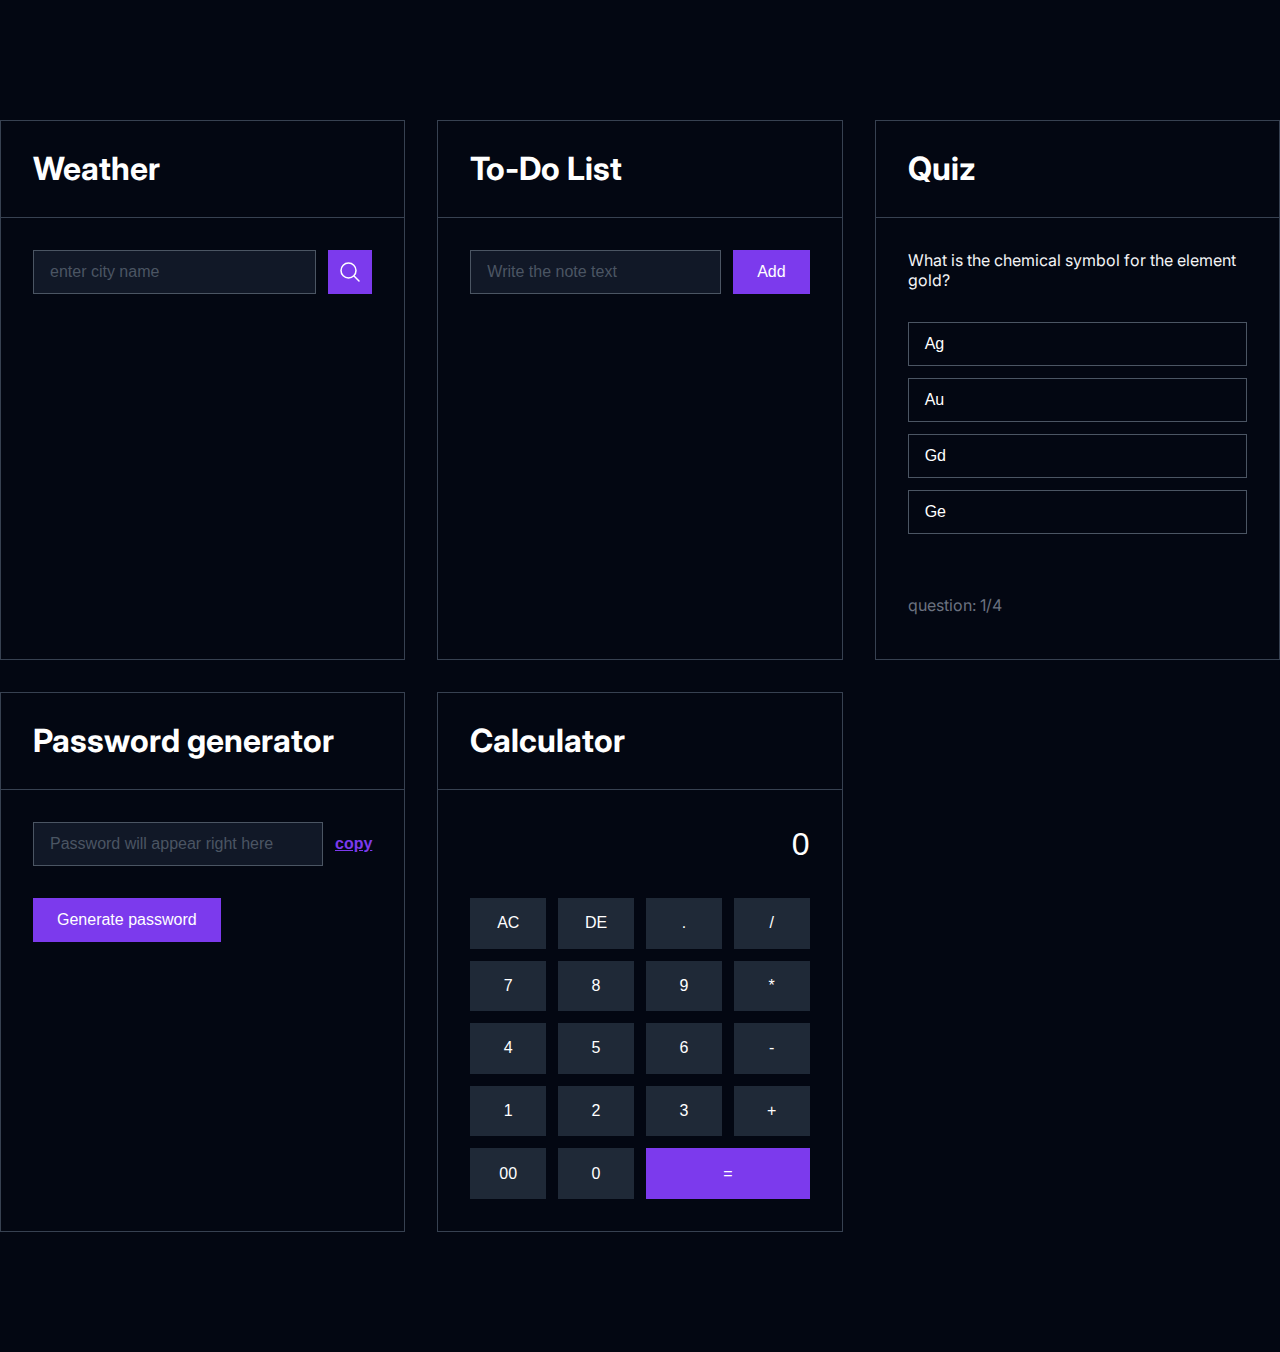
<file: index.html>
<!DOCTYPE html>
<html lang="en">

<head>
	<meta charset="UTF-8">
	<meta name="viewport" content="width=device-width, initial-scale=1.0">

	<link rel="stylesheet" href="css/cross-style.css">
	</link>
	<link rel="stylesheet" href="css/global-variables.css">
	</link>
	<link rel="stylesheet" href="css/prefab.css">
	</link>
	<link rel="stylesheet" href="css/quiz-style.css">
	</link>
	<link rel="stylesheet" href="css/toDoList-style.css">
	</link>
	<link rel="stylesheet" href="css/weather-style.css">
	</link>
	<link rel="stylesheet" href="css/passwordGenerator.css">
	<link>
	<link rel="stylesheet" href="css/calculator-style.css">
	<link>
	</head>
	<title>Document</title>
</head>

<body>

	<div class="main-container">
		<div class="main-grid">
			<!----------------------------->
			<!---------- WEATHER ---------->
			<!----------------------------->
			<div class="widget-wrapper">
				<div class="heading-wrapper">
					<h2>Weather</h2>
				</div>
				<div class="content-wrapper">
					<div class="input-wrapper">
						<input type="text" class="input-std" id="id-city-input" placeholder="enter city name"
							spellcheck="false">
						<button class="btn-std search-btn" id="id-city-search-btn">
							<svg class="hero-icon" xmlns="http://www.w3.org/2000/svg" fill="none" stroke-width="1.5"
								stroke="currentColor">
								<path stroke-linecap="round" stroke-linejoin="round"
									d="m21 21-5.197-5.197m0 0A7.5 7.5 0 1 0 5.196 5.196a7.5 7.5 0 0 0 10.607 10.607Z" />
							</svg>
						</button>
					</div>

					<div class="error-wrapper" id="id-weather-error">
						<p class="error-message">invalid city name</p>
					</div>

					<div class="weather-info-wrapper" id="id-weather-info">

						<div class="left-weather-split"> <!-- LEFT SPLIT -->
							<img class="weather-icon" id="id-weather-icon">
							<h2 class="weather-city" id="id-city">New York</h2>
						</div>

						<div class="right-weather-split"> <!-- RIGHT SPLIT -->
							<h1 class="temperature-value" id="id-tempreature-value">22°C</h1>

							<div class="weather-data-wrapper">
								<div class="weather-label-wrapper">
									<svg width="24px" height="24px" viewBox="0 0 32 32" fill="none"
										xmlns="http://www.w3.org/2000/svg">
										<path fill-rule="evenodd" clip-rule="evenodd"
											d="M23 20.3638C23 23.1811 20.1867 26 16 26C11.8133 26 9 23.1811 9 20.3638C9 17.4416 10.9006 13.8024 13.1345 10.6343C14.1442 9.20239 15.1575 7.95509 15.95 7.03368C16.7575 8.02709 17.8053 9.37938 18.8493 10.9055C19.9378 12.4967 20.9966 14.2398 21.7767 15.9363C22.5711 17.6638 23 19.1806 23 20.3638ZM7 20.3638C7 14.927 12.1312 8.37097 14.6448 5.48563C15.4601 4.5497 16 4 16 4C16 4 16.5172 4.57177 17.3037 5.52955C19.7979 8.56699 25 15.4867 25 20.3638C25 24.5812 20.9706 28 16 28C11.0294 28 7 24.5812 7 20.3638ZM11.4983 17H13.6499C13.2451 17.9239 13 18.8001 13 19.5455C13 20.6901 14.1196 22 16 22V24C13.2386 24 11 22.0057 11 19.5455C11 18.7246 11.191 17.86 11.4983 17Z"
											fill="var(--blue-400)" />
									</svg>
									<p class="humidity-label"> HUMIDITY </p>
								</div>
								<p class="humidity-value" id="id-humidity-value">50%</p>
							</div>

							<div class="weather-data-wrapper">
								<div class="weather-label-wrapper">
									<svg width="24px" height="24px" viewBox="0 0 32 32" fill="none"
										xmlns="http://www.w3.org/2000/svg">
										<path fill-rule="evenodd" clip-rule="evenodd"
											d="M14.0001 10.9944L14.0001 10.9885L8.33939 10.9884L13.7693 9.02633L13.7688 9.02471C13.8727 8.9985 13.9804 8.98917 14.0875 8.99715C14.1016 8.99821 14.1157 8.99956 14.1298 9.00122L14.13 9.00125C14.2771 9.01857 14.4184 9.06835 14.5439 9.14699L14.5439 9.147C14.6694 9.22565 14.7759 9.33119 14.8556 9.456L14.8557 9.4562C14.9354 9.58102 14.9864 9.72199 15.0049 9.86892L15.005 9.8692C15.0235 10.0162 15.0092 10.1655 14.963 10.3062L14.963 10.3063C14.9168 10.4471 14.8398 10.5759 14.7378 10.6833L14.7377 10.6834C14.6356 10.7908 14.511 10.8742 14.3728 10.9275L14.3726 10.9276C14.3596 10.9326 14.3465 10.9373 14.3333 10.9418C14.226 10.9781 14.1133 10.9958 14.0001 10.9944ZM4 10.4296V12.9885L13.9796 12.9886C14.3586 12.9929 14.7355 12.9251 15.0903 12.7883L15.0905 12.7882C15.3605 12.684 15.6132 12.5415 15.8412 12.3657C15.9625 12.272 16.0768 12.169 16.183 12.0573L16.1831 12.0572C16.4886 11.7355 16.7189 11.3501 16.8573 10.9285L16.8573 10.9284C16.9956 10.5069 17.0386 10.0599 16.9831 9.61975L16.9831 9.61947C16.9275 9.1793 16.7749 8.75698 16.5362 8.38303L16.5361 8.38283C16.2974 8.00884 15.9785 7.6926 15.6026 7.45699L15.6026 7.45698C15.472 7.3751 15.3356 7.30367 15.1947 7.24314C14.9302 7.12949 14.65 7.05427 14.3625 7.02047L14.3623 7.02045C13.934 6.97012 13.5001 7.01297 13.0901 7.14589L13.0898 7.14504L13.0591 7.15612L13.0555 7.15734L13.0551 7.15748L13.0551 7.15757L4 10.4296ZM4 18.998V21.0525L17.2058 25.7506L17.2057 25.751C17.6836 25.9417 18.1977 26.0246 18.7113 25.9938C18.9088 25.982 19.1043 25.9534 19.2959 25.9088C19.6026 25.8373 19.8991 25.7245 20.1771 25.5728C20.6288 25.3264 21.0206 24.9833 21.3246 24.568C21.6286 24.1527 21.8372 23.6755 21.9357 23.1703C22.0342 22.6652 22.0201 22.1445 21.8943 21.6454C21.7686 21.1463 21.5344 20.6811 21.2083 20.283C21.0076 20.0379 20.7752 19.8219 20.5178 19.6404C20.357 19.527 20.1866 19.4271 20.008 19.3419C19.5443 19.1207 19.0376 19.0043 18.5239 19.0011V18.9981L4 18.998ZM18.5103 20.9983L9.8151 20.9982L17.9842 23.9045L17.9835 23.9065C18.1776 23.9782 18.3847 24.0089 18.5916 23.9964C18.8115 23.9833 19.0258 23.9217 19.2193 23.8162C19.4127 23.7106 19.5805 23.5637 19.7106 23.3859C19.8408 23.2081 19.9302 23.0037 19.9723 22.7874C20.0145 22.571 20.0085 22.3481 19.9546 22.1344C19.9008 21.9206 19.8005 21.7214 19.6608 21.5509C19.5212 21.3804 19.3457 21.2428 19.1468 21.1479C18.9483 21.0532 18.7312 21.0034 18.5112 21.002L18.5103 21.002L18.5103 21.0016L18.5103 20.9983ZM23.018 11.2481L23.0172 11.2486L22.0336 9.50716L22.0325 9.50515L22.0345 9.50404C22.567 9.2035 23.1613 9.02907 23.7718 8.99417C23.8603 8.98911 23.9489 8.987 24.0373 8.98783C24.559 8.99269 25.0757 9.09965 25.5579 9.3036C26.1218 9.54211 26.6234 9.90691 27.0241 10.3699C27.4248 10.8329 27.7139 11.3817 27.8692 11.974C28.0245 12.5664 28.0417 13.1865 27.9197 13.7866C27.7976 14.3867 27.5395 14.9508 27.1651 15.4353C26.8451 15.8497 26.4474 16.1964 25.9952 16.4568C25.9185 16.5009 25.8403 16.5425 25.7606 16.5816C25.2108 16.8512 24.6066 16.9909 23.9944 16.99V16.9897H4V14.9897H23.9972L23.9972 14.9876C24.303 14.988 24.6049 14.9182 24.8795 14.7836C25.1541 14.6489 25.3941 14.453 25.5811 14.2109C25.7681 13.9689 25.897 13.6871 25.958 13.3874C26.019 13.0876 26.0104 12.7778 25.9328 12.4819C25.8552 12.186 25.7108 11.9119 25.5106 11.6806C25.3105 11.4493 25.0599 11.2671 24.7782 11.1479C24.4966 11.0288 24.1913 10.9759 23.886 10.9934C23.581 11.0108 23.2841 11.098 23.018 11.2481Z"
											fill="var(--blue-400)" />
									</svg>
									<p class="wind-label"> WIND </p>
								</div>
								<p class="wind-value" id="id-wind-value">15</p>
							</div>
						</div>

					</div>
				</div>
			</div>
			<!-------------------------------->
			<!---------- TO DO LIST ---------->
			<!-------------------------------->
			<div class="widget-wrapper">
				<div class="heading-wrapper">
					<h2>To-Do List</h2>
				</div>
				<div class="content-wrapper">
					<div class="input-wrapper">
						<input type="text" class="input-std" id="id-task-input" placeholder="Write the note text">
						<button onclick="AddTask()" class="btn-std">Add</button>
					</div>
					<div class="list-wrapper">
						<ul class="list-wrapper" id="id-list-wrapper">
							<!-- <li class="Checked">Task 1</li>
							<li>Task 2</li>
							<li>Task 3</li> -->
						</ul>
					</div>
				</div>
			</div>
			<!-------------------------->
			<!---------- QUIZ ---------->
			<!-------------------------->
			<div class="widget-wrapper">
				<div class="heading-wrapper">
					<h2> Quiz </h2>
				</div>
				<div class="content-wrapper">
					<div class="quiz-content-wrapper">
						<div class="question-wrapper">
							<p class="final-score" id="id-final-score"></p>
							<p class="question-text" id="question-id"> Question goes here </p>
							<div class="answers-wrapper" id="answers-wrapper-id">
								<button class="standard-button">Answer 1</button>
								<button class="standard-button">Answer 2</button>
								<button class="standard-button">Answer 3</button>
								<button class="standard-button">Answer 4</button>
								
							</div>
						</div>
						<div class="quiz-footer">
							<p class="question-progression" id="id-question-progression"></p>
							<button class="btn-std" id="next-button-id">Next</button>
						</div>
					</div>
				</div>
			</div>
			<!------------------------------>
			<!---------- PASSWORD ---------->
			<!------------------------------>
			<div class="widget-wrapper">
				<div class="heading-wrapper">
					<h2>Password generator</h2>	
				</div>
				<div class="content-wrapper">
					<div class="generator-wrapper">
						<div class="input-wrapper">
							<input type="text" class="input-std" id="id-password-input"
								placeholder="Password will appear right here">
							<button onclick="copyPassword()" class="btn-underlined"> copy </button>
						</div>
						<button onclick="generatePassword()" class="btn-std"> Generate password </button>
					</div>

				</div>
			</div>
			<!-------------------------------->
			<!---------- CALCULATOR ---------->
			<!-------------------------------->
			<div class="widget-wrapper">
				<div class="heading-wrapper">
					<h2>Calculator</h2>	
				</div>
				<div class="content-wrapper">
					<div class="calculator-wrapper">
						<div class="input-wrapper">
							<input type="text" class="calculator-display" id="id-calculator-output" value="0">
						</div>
						<div class="calculator-btn-grid">
							<input class="btn-dark" type="button" value="AC" onclick="clearDisplay()">
							<input class="btn-dark" type="button" value="DE" onclick="deleteLast()">
							<input class="btn-dark" type="button" value="." onclick="appendCalcChar('.')">
							<input class="btn-dark" type="button" value="/" onclick="appendCalcChar('/')">
							<input class="btn-dark" type="button" value="7" onclick="appendCalcChar('7')">
							<input class="btn-dark" type="button" value="8" onclick="appendCalcChar('8')">
							<input class="btn-dark" type="button" value="9" onclick="appendCalcChar('9')">
							<input class="btn-dark" type="button" value="*" onclick="appendCalcChar('*')">
							<input class="btn-dark" type="button" value="4" onclick="appendCalcChar('4')">
							<input class="btn-dark" type="button" value="5" onclick="appendCalcChar('5')">
							<input class="btn-dark" type="button" value="6" onclick="appendCalcChar('6')">
							<input class="btn-dark" type="button" value="-" onclick="appendCalcChar('-')">
							<input class="btn-dark" type="button" value="1" onclick="appendCalcChar('1')">
							<input class="btn-dark" type="button" value="2" onclick="appendCalcChar('2')">
							<input class="btn-dark" type="button" value="3" onclick="appendCalcChar('3')">
							<input class="btn-dark" type="button" value="+" onclick="appendCalcChar('+')">
							<input class="btn-dark" type="button" value="00" onclick="appendCalcChar('00')">
							<input class="btn-dark" type="button" value="0" onclick="appendCalcChar('0')">
							<input class="btn-std" type="button" style="grid-column: 3/5; grid-row: 5/6"value="=" onclick="calculateResult()">
						</div>
					</div>

				</div>
			</div>

		</div>
	</div>

	<script src="scripts/quiz-script.js"></script>
	<script src="scripts/toDoList-script.js"></script>
	<script src="scripts/weather-script.js"></script>
	<script src="scripts/passwordGenerator-script.js"></script>
	<script src="scripts/calculator-script.js"></script>






</body>

</html>
</file>
<file: css/cross-style.css>
/* ----------------------------*/
/* ---------- GLOBAL ----------*/
/* ----------------------------*/

@import url('https://fonts.googleapis.com/css2?family=Inter:wght@100..900&display=swap');

*{
    margin: 0px;
    padding: 0px;
    border: none;
    outline: none;
    box-sizing: border-box;
}

body{
    background-color: var(--gray-950);
    font-family: 'Inter';
}

/* --------------------------------*/
/* ---------- CONTAINERS ----------*/
/* --------------------------------*/

.main-container{
    max-width: 1440px;
    margin: 120px auto 120px auto;
}

.main-grid{
    display: grid;
    grid-template-columns: 1fr 1fr 1fr;
    gap: 2rem;
}

.widget-wrapper{
    display: flex;
    height: 540px;
    background-color: var(--gray-950);
    flex-direction: column;
    justify-content: flex-start;
    border: solid 1px var(--gray-700);
    flex-wrap: nowrap;
}

.heading-wrapper{
    padding: var(--widget-padding);
    border-bottom: solid 1px var(--gray-700);
}

.content-wrapper{
    display: flex;
    flex-direction: column;
    padding: var(--widget-padding);
    height: 100%;
}

.input-wrapper{
    display: flex;
    position: relative;
    flex-direction: row;
    align-items: center;
    column-gap: 12px;
    margin: 0 0 var(--widget-padding) 0;
}

.div-test{
    background-color: brown;
    height: 100%;
}

/* ----------------------------*/
/* ---------- FIELDS ----------*/
/* ----------------------------*/

.input-std{
    width: 100%;
    height: 2.75rem;
    background-color: var(--gray-900);
    padding: 0 1rem 0 1rem;
    border: solid 1px var(--gray-600); 
    color: white;
    font-size: 1rem;
    font-weight: 400;
}

.input-std::placeholder{
    color: var(--gray-600);
    font-size: 1rem;
    font-weight: 400;
}

.input-std:hover{
border: solid 1px var(--violet-500); 
}


.input-std:focus{
    border: solid 1px var(--violet-500); 
}

/* -----------------------------*/
/* ---------- BUTTONS ----------*/
/* -----------------------------*/

.btn-std{
    height: 2.75rem;
    background-color: var(--violet-600);
    color: white;
    padding: 0 1.5rem 0 1.5rem;
    font-size: 1rem;
    line-height: 1.25rem;
    font-weight: 400;
}

.btn-dark{
    height: 2.75rem;
    background-color: var(--gray-800);
    color: white;
    padding: 0 1.5rem 0 1.5rem;
    font-size: 1rem;
    line-height: 1.25rem;
    font-weight: 400;
}

.btn-border{
    height: 2.75rem;
    background-color: transparent;
    border: solid 1px var(--violet-600);
    color: white;
}

.btn-std.search-btn{
    display: flex;
    flex-direction: row;
    width: 2.75rem;
    justify-content: center;
    align-items: center;
    padding: 0 0 0 0;
    flex-shrink: 0;
}

.btn-std:hover{
    background-color: var(--violet-500);
}

.btn-underlined{
    color: var(--violet-600);
    font-size: 1rem;
    font-weight: 600;
    text-decoration: underline;
    background-color: transparent;
}

/* ---------------------------*/
/* ---------- TEXTS ----------*/
/* ---------------------------*/

h2{
    color: white;
    font-size: 2rem;
    line-height: 2rem;
    font-weight: 700;
}

/* ---------------------------*/
/* ---------- ICONS ----------*/
/* ---------------------------*/

.hero-icon{
    width: 1.5rem;
    height: 1.5rem;
    color: 	white;
}
</file>
<file: css/prefab.css>
.error-wrapper {
    display: none;
    flex-direction: column;
    justify-content: center;
    padding: 32px 0 32px 0;
    border: solid 1px var(--red-400);
    flex: 1;
}

.error-message {
    text-align: center;
    color: var(--red-400);
}
</file>
<file: css/quiz-style.css>
.quiz-content-wrapper{
    display: flex;
    flex-direction: column;
    justify-content: space-between;
    height: 100%;
}

.answers-wrapper{
    display: flex;
    flex-direction: column;
    row-gap: 12px;
    margin-top: var(--widget-padding);;
}

.final-score{
    display: none;
    color: white;
}

.question-text{
    font-size: 1rem;
    color: var(--gray-100);
    line-height: 1.25rem;
}

.answer-btn{
    text-align: left;
    padding: 0 1rem 0 1rem;
    background-color: var(--gray-950);
    border: 1px solid var(--gray-600)
}

.btn-std.answer-btn:hover:disabled{
    background-color: var(--gray-950);
    border-color: var(--gray-600);
}

.btn-std.answer-btn:hover:not(disabled){
    background-color: var(--gray-950);
    border-color: var(--violet-500);
}

.btn-std.answer-btn:disabled{
    cursor: no-drop;
}

#answers-wrapper-id .correct-status{
    background-color: var(--lime-950);
    border-color: var(--lime-400);
}

#answers-wrapper-id .incorrect-status{
    background-color: var(--red-950);
    border-color: var(--red-400);

}
.quiz-footer{
    display: flex;
    flex-direction: row;
    align-items: center;
    justify-content: space-between;
    height: 2.75rem;
}

.question-progression{
    color: var(--gray-500);
    font-size: 1rem;
    line-height: 1.25rem;
}
</file>
<file: css/toDoList-style.css>
ul li{
    list-style: none;
    font-size: 16px;
    color: var(--gray-200);
    display: flex;
    flex-direction: row;
    align-items: center;
    height: 48px;
    padding: 0 0 0 36px;
    user-select: none;
    cursor: pointer;
    position: relative;
}

ul li::before{
    content:'';
    position: absolute;
    height: 24px;
    width: 24px;
    background-image: url(../assets/ToDoList-assets/unchecked.png);
    background-size: cover;
    background-position: center;
    top: 12px;
    left: 0px;
}

ul li.Checked::before{
    background-image: url(../assets/ToDoList-assets/checked.png);
}

ul li.Checked{
    color: var(--gray-400);
    text-decoration: line-through;
}

ul li .DeleteIcon{
    position: absolute;
    right: 0;
    height: 32px;
    width: 32px;
    text-align: center;
    font-size: 24px;
    border-radius: 50%;
    color: var(--violet-500);
}

ul li .DeleteIcon:hover{
    outline: solid 2px var(--violet-500);
}
</file>
<file: css/weather-style.css>
.weather-info-wrapper {
	display: none;
	flex-direction: row;
	height: 100%;
}

/*------------------------*/
/*----- LEFT WRAPPER -----*/
/*------------------------*/

.left-weather-split {
	display: flex;
	flex-direction: column;
	height: 100%;
	align-items: flex-start;
	justify-content: space-between;
	width: 50%;
	flex: 1;
	border-right: solid 1px var(--gray-700);
	padding: 0 var(--widget-padding) 0 0;
}

.weather-icon {
	max-width: 160px;
	max-height: 160px;
	flex: 1 1 0;
	margin-left: -8px;
}

.weather-city {
	font-size: 32px;
    line-height: 40px;
	font-weight: 600;
    margin-top: var(--widget-padding);
}

/*-------------------------*/
/*----- RIGHT WRAPPER -----*/
/*-------------------------*/

.right-weather-split {
	display: flex;
	flex-direction: column;
	align-items: flex-start;
	justify-content: space-between;
	padding: 0 0 0 var(--widget-padding);
}

.temperature-value {
	color: var(--gray-100);
	font-size: 32px;
	font-weight: 800;
}

.weather-data-wrapper {
	display: flex;
	flex-direction: column;
	align-items: start;
	row-gap: 4px;
}

.weather-label-wrapper {
	display: flex;
	flex-direction: row;
	align-items: center;
	height: 32px;
	justify-content: start;
	column-gap: 4px;
}

.humidity-label {
	font-size: 12px;
	font-weight: 400;
	letter-spacing: 4px;
	color: var(--gray-500);
	height: 12px;
}

.humidity-value {
	font-size: 20px;
	font-weight: 700;
	color: var(--gray-300);
}

.wind-label {
	font-size: 12px;
	font-weight: 400;
	letter-spacing: 4px;
	color: var(--gray-500);
}

.wind-value {
	font-size: 20px;
	font-weight: 700;
	color: var(--gray-300);
}
</file>
<file: css/passwordGenerator.css>
/* NO SPECIFIC CSS NEEDED YET */
</file>
<file: css/calculator-style.css>
.calculator-wrapper{
    display: flex;
    flex-direction: column;
    height: 100%;
}

.calculator-btn-grid{
    display: grid;
    height: 100%;
    grid-template-columns: 1fr 1fr 1fr 1fr;
    grid-template-rows: 1fr 1fr 1fr 1fr 1fr;
    column-gap: 12px;
    row-gap: 12px;
}

.calculator-btn-grid .btn-dark{
    height: auto;
    font-size: 1rem;
}

.calculator-btn-grid .btn-std{
    height: auto;
    font-size: 1rem;
}

.calculator-display{
    width: 100%;
    height: 2.75rem;
    text-align: end;
    background-color: transparent;
    font-size: 2rem;
    padding: 0 0 0 0;
    border: none; 
    color: white;
    font-weight: 400;
}
</file>
<file: css/global-variables.css>
:root {
	/* TAILWIND GRAY PALETTE*/
	--gray-50: #f9fafb;
	--gray-100: #f3f4f6;
	--gray-200: #e5e7eb;
	--gray-300: #d1d5db;
	--gray-400: #9ca3af;
	--gray-500: #6b7280;
	--gray-600: #4b5563;
	--gray-700: #374151;
	--gray-800: #1f2937;
	--gray-900: #111827;
	--gray-950: #030712;

    --violet-500: #8b5cf6;
    --violet-600: #7c3aed;

	--red-300: #fca5a5;
	--red-400: #f87171;
	--red-950: #431407;

	--yellow-300: #fde047;
	--yellow-400: #facc15;

	--lime-300: #bef264;
	--lime-400: #a3e635;
	--lime-950: #1a2e05;

	--blue-300: #93c5fd;
	--blue-400: #60a5fa;

	--widget-padding: 32px;
}
</file>
